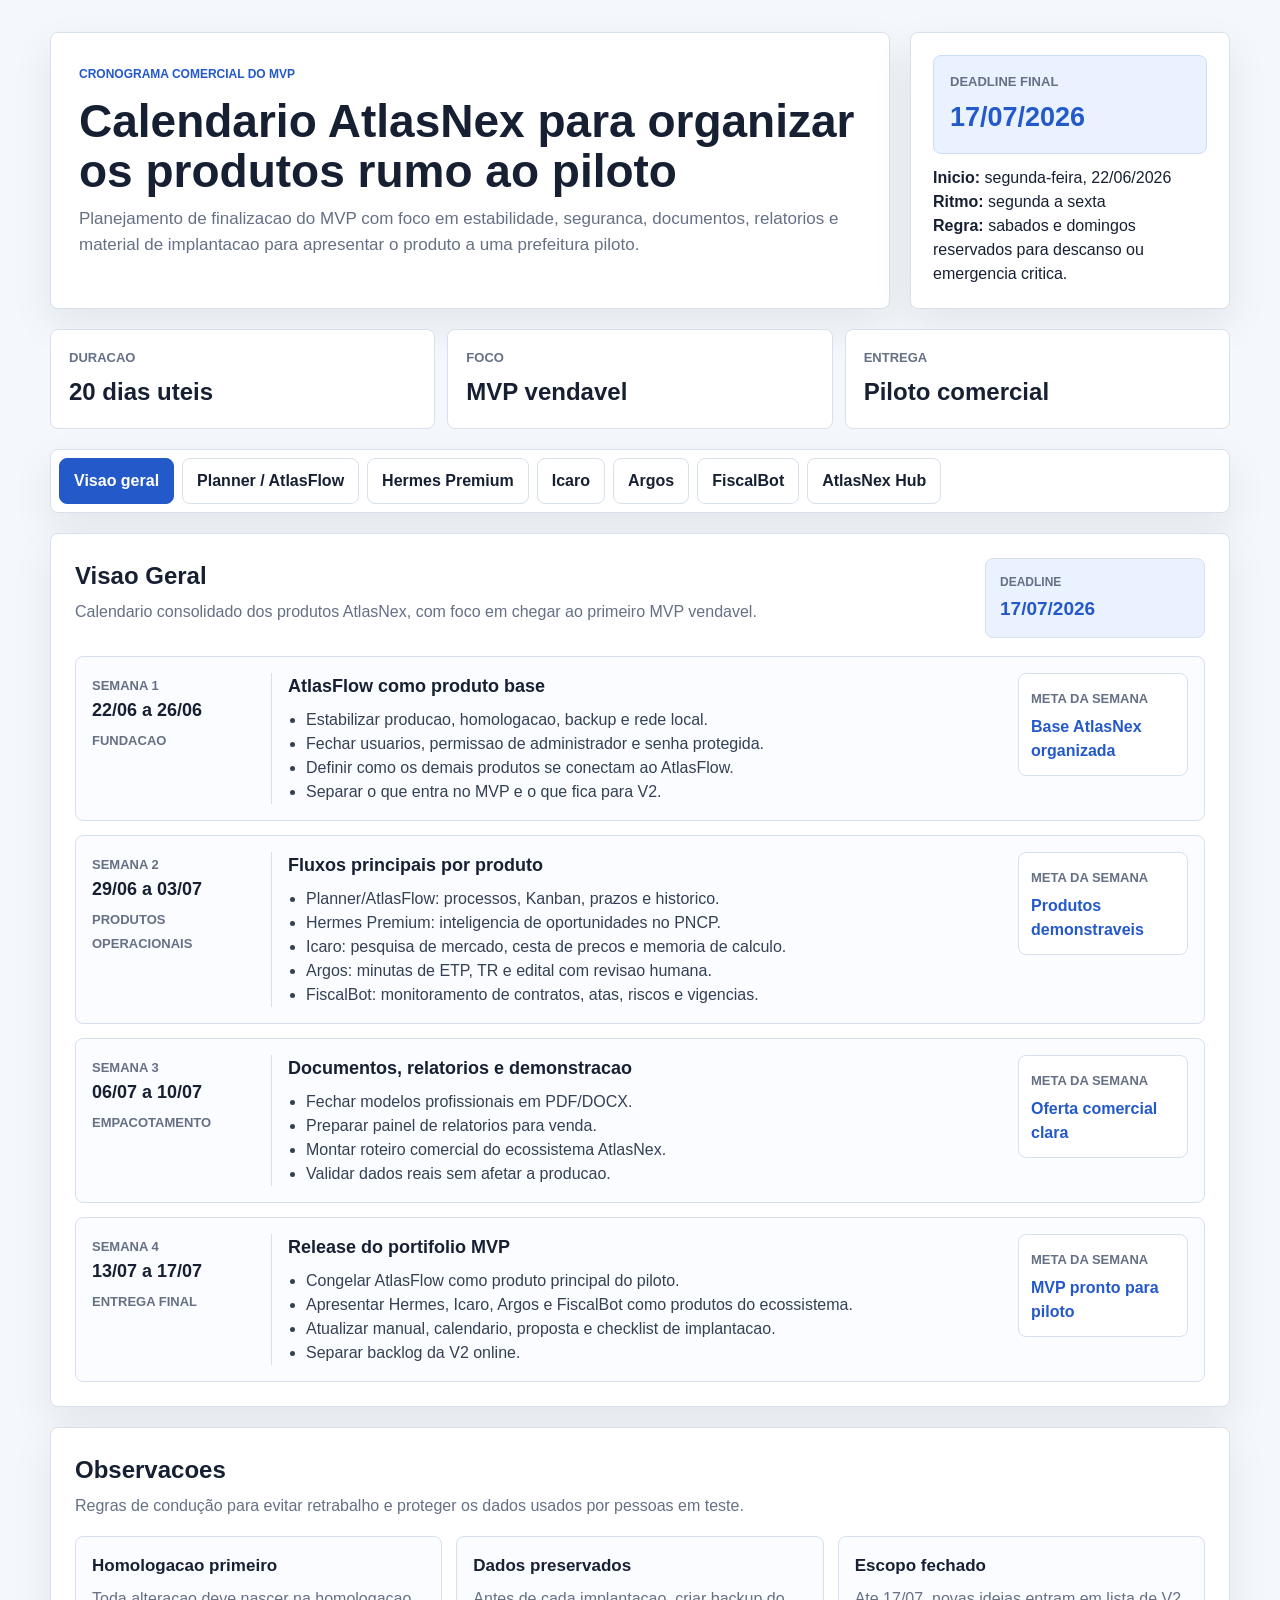
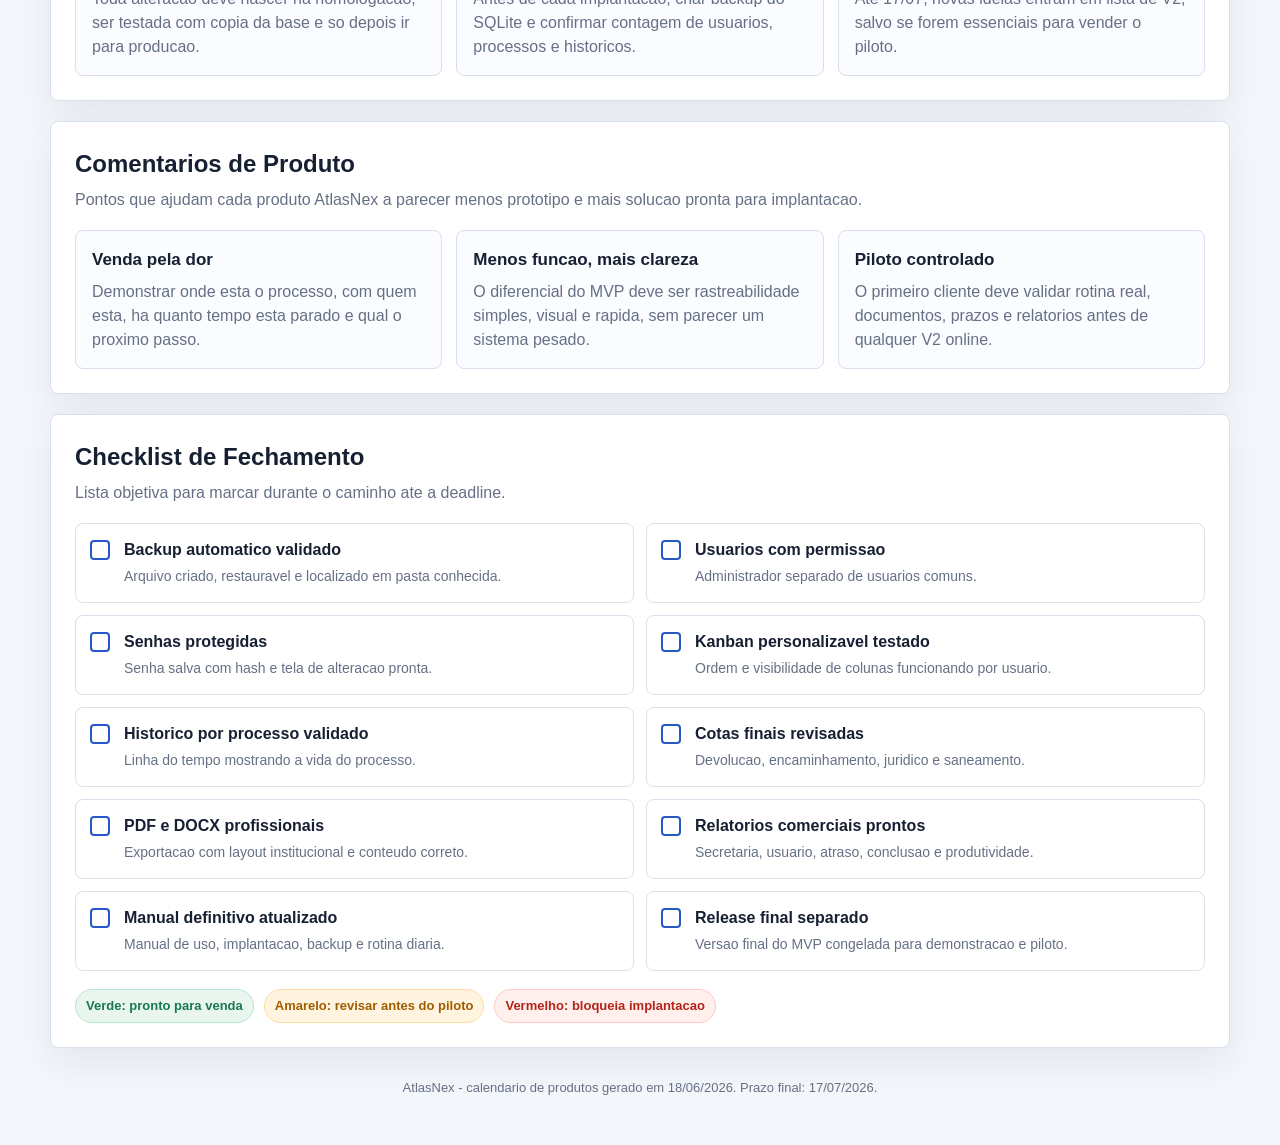
<file: calendario_mvp.html>
<!DOCTYPE html>
<html lang="pt-BR">
<head>
  <meta charset="UTF-8" />
  <meta name="viewport" content="width=device-width, initial-scale=1.0" />
  <title>AtlasFlow | Calendario do MVP</title>
  <style>
    :root {
      --bg: #f4f7fb;
      --panel: #ffffff;
      --ink: #172033;
      --muted: #667085;
      --line: #d8e0ec;
      --brand: #2459c9;
      --brand-soft: #eaf1ff;
      --success: #18794e;
      --success-soft: #e8f6ef;
      --warning: #a15c00;
      --warning-soft: #fff4df;
      --danger: #b42318;
      --danger-soft: #fff0ee;
      --shadow: 0 16px 40px rgba(23, 32, 51, 0.08);
    }

    * {
      box-sizing: border-box;
    }

    body {
      margin: 0;
      font-family: Arial, Helvetica, sans-serif;
      color: var(--ink);
      background: var(--bg);
      line-height: 1.5;
      overflow-x: hidden;
    }

    .page {
      width: min(1180px, calc(100% - 32px));
      margin: 0 auto;
      padding: 32px 0 48px;
    }

    .hero {
      display: grid;
      grid-template-columns: minmax(0, 1fr) 320px;
      gap: 20px;
      align-items: stretch;
      margin-bottom: 20px;
    }

    .hero-main,
    .hero-card,
    .panel {
      background: var(--panel);
      border: 1px solid var(--line);
      box-shadow: var(--shadow);
    }

    .hero-main {
      padding: 28px;
      border-radius: 8px;
    }

    .hero-main h1 {
      margin: 0 0 10px;
      font-size: clamp(30px, 4vw, 46px);
      line-height: 1.08;
      letter-spacing: 0;
    }

    .hero-main p {
      margin: 0;
      max-width: 780px;
      color: var(--muted);
      font-size: 17px;
    }

    .eyebrow {
      display: inline-flex;
      align-items: center;
      gap: 8px;
      margin-bottom: 14px;
      color: var(--brand);
      font-weight: 700;
      text-transform: uppercase;
      font-size: 12px;
      letter-spacing: 0;
    }

    .hero-card {
      display: grid;
      gap: 12px;
      padding: 22px;
      border-radius: 8px;
    }

    .deadline {
      padding: 16px;
      border-radius: 8px;
      background: var(--brand-soft);
      border: 1px solid #cbdcff;
    }

    .deadline span,
    .stat span {
      display: block;
      color: var(--muted);
      font-size: 13px;
      font-weight: 700;
      text-transform: uppercase;
    }

    .deadline strong {
      display: block;
      margin-top: 5px;
      font-size: 27px;
      color: var(--brand);
    }

    .stats {
      display: grid;
      grid-template-columns: repeat(3, 1fr);
      gap: 12px;
      margin-bottom: 20px;
    }

    .stat {
      padding: 18px;
      border-radius: 8px;
      background: var(--panel);
      border: 1px solid var(--line);
    }

    .stat strong {
      display: block;
      margin-top: 6px;
      font-size: 24px;
    }

    .panel {
      border-radius: 8px;
      padding: 24px;
      margin-bottom: 20px;
    }

    .panel h2 {
      margin: 0 0 6px;
      font-size: 24px;
    }

    .panel > p {
      margin: 0 0 18px;
      color: var(--muted);
    }

    .timeline {
      display: grid;
      gap: 14px;
    }

    .tabs {
      display: flex;
      gap: 8px;
      overflow-x: auto;
      padding: 8px;
      margin-bottom: 20px;
      border: 1px solid var(--line);
      border-radius: 8px;
      background: var(--panel);
      box-shadow: var(--shadow);
      -webkit-overflow-scrolling: touch;
      scrollbar-width: thin;
    }

    .tab-button {
      appearance: none;
      border: 1px solid var(--line);
      background: #ffffff;
      color: var(--ink);
      border-radius: 8px;
      padding: 10px 14px;
      font: inherit;
      font-weight: 700;
      white-space: nowrap;
      cursor: pointer;
      min-height: 44px;
    }

    .tab-button.active {
      color: #ffffff;
      border-color: var(--brand);
      background: var(--brand);
    }

    .tab-panel {
      display: none;
    }

    .tab-panel.active {
      display: block;
    }

    .project-header {
      display: grid;
      grid-template-columns: minmax(0, 1fr) 220px;
      gap: 16px;
      align-items: start;
      margin-bottom: 18px;
    }

    .project-header h2 {
      margin: 0 0 6px;
    }

    .project-header p {
      margin: 0;
      color: var(--muted);
    }

    .project-status {
      padding: 14px;
      border: 1px solid var(--line);
      border-radius: 8px;
      background: var(--brand-soft);
    }

    .project-status span {
      display: block;
      color: var(--muted);
      font-size: 12px;
      font-weight: 700;
      text-transform: uppercase;
    }

    .project-status strong {
      display: block;
      margin-top: 4px;
      color: var(--brand);
      font-size: 19px;
    }

    .week {
      display: grid;
      grid-template-columns: 180px minmax(0, 1fr) 170px;
      gap: 16px;
      padding: 16px;
      border: 1px solid var(--line);
      border-radius: 8px;
      background: #fbfcff;
    }

    .week-date {
      border-right: 1px solid var(--line);
      padding-right: 16px;
    }

    .week-date strong {
      display: block;
      font-size: 18px;
      margin-bottom: 4px;
    }

    .week-date span,
    .week-status span {
      color: var(--muted);
      font-size: 13px;
      font-weight: 700;
      text-transform: uppercase;
    }

    .week h3 {
      margin: 0 0 8px;
      font-size: 18px;
    }

    .week ul {
      margin: 0;
      padding-left: 18px;
      color: #344054;
    }

    .week-status {
      align-self: start;
      padding: 12px;
      border-radius: 8px;
      border: 1px solid var(--line);
      background: #ffffff;
    }

    .week-status strong {
      display: block;
      margin-top: 5px;
      color: var(--brand);
    }

    .notes-grid {
      display: grid;
      grid-template-columns: repeat(3, 1fr);
      gap: 14px;
    }

    .note {
      padding: 16px;
      border-radius: 8px;
      border: 1px solid var(--line);
      background: #fbfcff;
    }

    .note h3 {
      margin: 0 0 8px;
      font-size: 17px;
    }

    .note p {
      margin: 0;
      color: var(--muted);
    }

    .checklist {
      display: grid;
      grid-template-columns: repeat(2, 1fr);
      gap: 12px;
    }

    .check-item {
      display: grid;
      grid-template-columns: 24px minmax(0, 1fr);
      gap: 10px;
      align-items: start;
      padding: 14px;
      border: 1px solid var(--line);
      border-radius: 8px;
      background: #ffffff;
    }

    .box {
      width: 20px;
      height: 20px;
      border: 2px solid var(--brand);
      border-radius: 4px;
      margin-top: 2px;
      background: #ffffff;
    }

    .check-item strong {
      display: block;
      margin-bottom: 2px;
    }

    .check-item span {
      color: var(--muted);
      font-size: 14px;
    }

    .legend {
      display: flex;
      flex-wrap: wrap;
      gap: 10px;
      margin-top: 18px;
    }

    .tag {
      display: inline-flex;
      align-items: center;
      padding: 6px 10px;
      border-radius: 999px;
      font-size: 13px;
      font-weight: 700;
      border: 1px solid var(--line);
      background: #ffffff;
    }

    .tag.success {
      color: var(--success);
      background: var(--success-soft);
      border-color: #b8e5ce;
    }

    .tag.warning {
      color: var(--warning);
      background: var(--warning-soft);
      border-color: #ffdca3;
    }

    .tag.danger {
      color: var(--danger);
      background: var(--danger-soft);
      border-color: #ffc8c2;
    }

    footer {
      color: var(--muted);
      text-align: center;
      font-size: 13px;
      padding: 10px 0 0;
    }

    @media print {
      body {
        background: #ffffff;
      }

      .page {
        width: 100%;
        padding: 0;
      }

      .hero-main,
      .hero-card,
      .panel,
      .stat {
        box-shadow: none;
      }
    }

    @media (max-width: 900px) {
      .hero,
      .stats,
      .notes-grid,
      .checklist,
      .project-header {
        grid-template-columns: 1fr;
      }

      .week {
        grid-template-columns: 1fr;
      }

      .week-date {
        border-right: 0;
        border-bottom: 1px solid var(--line);
        padding: 0 0 12px;
      }
    }

    @media (max-width: 640px) {
      body {
        background: #ffffff;
      }

      .page {
        width: 100%;
        padding: 12px;
      }

      .hero {
        gap: 12px;
        margin-bottom: 12px;
      }

      .hero-main,
      .hero-card,
      .panel,
      .stat {
        box-shadow: none;
      }

      .hero-main,
      .hero-card,
      .panel {
        border-radius: 8px;
      }

      .hero-main {
        padding: 18px;
      }

      .hero-main h1 {
        font-size: 30px;
        line-height: 1.12;
      }

      .hero-main p {
        font-size: 15px;
      }

      .eyebrow {
        margin-bottom: 10px;
        font-size: 11px;
      }

      .hero-card {
        padding: 16px;
      }

      .deadline {
        padding: 14px;
      }

      .deadline strong {
        font-size: 24px;
      }

      .stats {
        gap: 10px;
        margin-bottom: 12px;
      }

      .stat {
        padding: 14px;
      }

      .stat strong {
        font-size: 22px;
      }

      .tabs {
        position: sticky;
        top: 0;
        z-index: 10;
        display: grid;
        grid-template-columns: repeat(2, minmax(0, 1fr));
        gap: 8px;
        overflow-x: visible;
        padding: 10px;
        margin: 0 -12px 12px;
        border-right: 0;
        border-left: 0;
        border-radius: 0;
      }

      .tab-button {
        width: 100%;
        min-width: 0;
        padding: 10px 8px;
        white-space: normal;
        text-align: center;
        font-size: 13px;
        line-height: 1.2;
      }

      .panel {
        padding: 16px;
        margin-bottom: 12px;
      }

      .panel h2,
      .project-header h2 {
        font-size: 21px;
      }

      .panel > p,
      .project-header p {
        font-size: 14px;
      }

      .project-header {
        gap: 12px;
        margin-bottom: 14px;
      }

      .project-status {
        padding: 12px;
      }

      .project-status strong {
        font-size: 17px;
      }

      .timeline {
        gap: 10px;
      }

      .week {
        gap: 12px;
        padding: 14px;
      }

      .week-date {
        padding-bottom: 10px;
      }

      .week-date strong {
        font-size: 17px;
      }

      .week-date span,
      .week-status span,
      .deadline span,
      .stat span {
        font-size: 11px;
      }

      .week h3 {
        font-size: 17px;
        line-height: 1.25;
      }

      .week ul {
        padding-left: 16px;
        font-size: 14px;
      }

      .week li + li {
        margin-top: 5px;
      }

      .week-status {
        padding: 10px;
      }

      .note,
      .check-item {
        padding: 13px;
      }

      .note h3 {
        font-size: 16px;
      }

      .note p,
      .check-item span {
        font-size: 14px;
      }

      .check-item {
        grid-template-columns: 22px minmax(0, 1fr);
      }

      .box {
        width: 18px;
        height: 18px;
      }

      .legend {
        gap: 8px;
      }

      .tag {
        width: 100%;
        justify-content: center;
        text-align: center;
      }

      footer {
        padding: 4px 10px 0;
      }
    }

    @media (max-width: 380px) {
      .page {
        padding: 8px;
      }

      .tabs {
        grid-template-columns: 1fr;
        margin-right: -8px;
        margin-left: -8px;
      }

      .hero-main h1 {
        font-size: 27px;
      }

      .panel,
      .hero-main,
      .hero-card {
        padding: 14px;
      }
    }
  </style>
</head>
<body>
  <main class="page">
    <section class="hero">
      <div class="hero-main">
        <span class="eyebrow">Cronograma comercial do MVP</span>
        <h1>Calendario AtlasNex para organizar os produtos rumo ao piloto</h1>
        <p>
          Planejamento de finalizacao do MVP com foco em estabilidade, seguranca, documentos,
          relatorios e material de implantacao para apresentar o produto a uma prefeitura piloto.
        </p>
      </div>
      <aside class="hero-card" aria-label="Resumo da deadline">
        <div class="deadline">
          <span>Deadline final</span>
          <strong>17/07/2026</strong>
        </div>
        <div>
          <strong>Inicio:</strong> segunda-feira, 22/06/2026<br />
          <strong>Ritmo:</strong> segunda a sexta<br />
          <strong>Regra:</strong> sabados e domingos reservados para descanso ou emergencia critica.
        </div>
      </aside>
    </section>

    <section class="stats" aria-label="Indicadores do plano">
      <article class="stat">
        <span>Duracao</span>
        <strong>20 dias uteis</strong>
      </article>
      <article class="stat">
        <span>Foco</span>
        <strong>MVP vendavel</strong>
      </article>
      <article class="stat">
        <span>Entrega</span>
        <strong>Piloto comercial</strong>
      </article>
    </section>

    <nav class="tabs" aria-label="Produtos AtlasNex no calendario">
      <button class="tab-button active" type="button" data-tab="geral">Visao geral</button>
      <button class="tab-button" type="button" data-tab="atlasflow">Planner / AtlasFlow</button>
      <button class="tab-button" type="button" data-tab="hermes">Hermes Premium</button>
      <button class="tab-button" type="button" data-tab="icaro">Icaro</button>
      <button class="tab-button" type="button" data-tab="argos">Argos</button>
      <button class="tab-button" type="button" data-tab="fiscalbot">FiscalBot</button>
      <button class="tab-button" type="button" data-tab="atlasnex">AtlasNex Hub</button>
    </nav>

    <section id="geral" class="tab-panel active">
      <section class="panel">
        <div class="project-header">
          <div>
            <h2>Visao Geral</h2>
            <p>Calendario consolidado dos produtos AtlasNex, com foco em chegar ao primeiro MVP vendavel.</p>
          </div>
          <div class="project-status">
            <span>Deadline</span>
            <strong>17/07/2026</strong>
          </div>
        </div>

        <div class="timeline">
          <article class="week">
            <div class="week-date">
              <span>Semana 1</span>
              <strong>22/06 a 26/06</strong>
              <span>Fundacao</span>
            </div>
            <div>
              <h3>AtlasFlow como produto base</h3>
              <ul>
                <li>Estabilizar producao, homologacao, backup e rede local.</li>
                <li>Fechar usuarios, permissao de administrador e senha protegida.</li>
                <li>Definir como os demais produtos se conectam ao AtlasFlow.</li>
                <li>Separar o que entra no MVP e o que fica para V2.</li>
              </ul>
            </div>
            <div class="week-status">
              <span>Meta da semana</span>
              <strong>Base AtlasNex organizada</strong>
            </div>
          </article>

          <article class="week">
            <div class="week-date">
              <span>Semana 2</span>
              <strong>29/06 a 03/07</strong>
              <span>Produtos operacionais</span>
            </div>
            <div>
              <h3>Fluxos principais por produto</h3>
              <ul>
                <li>Planner/AtlasFlow: processos, Kanban, prazos e historico.</li>
                <li>Hermes Premium: inteligencia de oportunidades no PNCP.</li>
                <li>Icaro: pesquisa de mercado, cesta de precos e memoria de calculo.</li>
                <li>Argos: minutas de ETP, TR e edital com revisao humana.</li>
                <li>FiscalBot: monitoramento de contratos, atas, riscos e vigencias.</li>
              </ul>
            </div>
            <div class="week-status">
              <span>Meta da semana</span>
              <strong>Produtos demonstraveis</strong>
            </div>
          </article>

          <article class="week">
            <div class="week-date">
              <span>Semana 3</span>
              <strong>06/07 a 10/07</strong>
              <span>Empacotamento</span>
            </div>
            <div>
              <h3>Documentos, relatorios e demonstracao</h3>
              <ul>
                <li>Fechar modelos profissionais em PDF/DOCX.</li>
                <li>Preparar painel de relatorios para venda.</li>
                <li>Montar roteiro comercial do ecossistema AtlasNex.</li>
                <li>Validar dados reais sem afetar a producao.</li>
              </ul>
            </div>
            <div class="week-status">
              <span>Meta da semana</span>
              <strong>Oferta comercial clara</strong>
            </div>
          </article>

          <article class="week">
            <div class="week-date">
              <span>Semana 4</span>
              <strong>13/07 a 17/07</strong>
              <span>Entrega final</span>
            </div>
            <div>
              <h3>Release do portifolio MVP</h3>
              <ul>
                <li>Congelar AtlasFlow como produto principal do piloto.</li>
                <li>Apresentar Hermes, Icaro, Argos e FiscalBot como produtos do ecossistema.</li>
                <li>Atualizar manual, calendario, proposta e checklist de implantacao.</li>
                <li>Separar backlog da V2 online.</li>
              </ul>
            </div>
            <div class="week-status">
              <span>Meta da semana</span>
              <strong>MVP pronto para piloto</strong>
            </div>
          </article>
        </div>
      </section>
    </section>

    <section id="atlasflow" class="tab-panel">
      <section class="panel">
        <div class="project-header">
          <div>
            <h2>Produto: Planner / AtlasFlow</h2>
            <p>Produto principal para acompanhamento da vida dos processos administrativos.</p>
          </div>
          <div class="project-status">
            <span>Entrega</span>
            <strong>Operacao pronta</strong>
          </div>
        </div>
        <div class="timeline">
          <article class="week"><div class="week-date"><span>Semana 1</span><strong>22/06 a 26/06</strong><span>Fundacao</span></div><div><h3>Fechar estabilidade do produto</h3><ul><li>Revisar cadastro, edicao, exclusao e movimentacao.</li><li>Validar dados reais importados e preservados.</li><li>Corrigir mensagens, campos obrigatorios e comportamento de refresh.</li></ul></div><div class="week-status"><span>Saida</span><strong>Produto confiavel</strong></div></article>
          <article class="week"><div class="week-date"><span>Semana 2</span><strong>29/06 a 03/07</strong><span>Fluxo</span></div><div><h3>Refinar Kanban e lista de processos</h3><ul><li>Testar personalizacao de colunas.</li><li>Garantir limite visual e rolagem do Kanban.</li><li>Conferir historico por processo e filtros.</li></ul></div><div class="week-status"><span>Saida</span><strong>Uso diario fluido</strong></div></article>
          <article class="week"><div class="week-date"><span>Semana 3</span><strong>06/07 a 10/07</strong><span>Acabamento</span></div><div><h3>Polir experiencia de demonstracao</h3><ul><li>Revisar textos, nomes e consistencia visual.</li><li>Preparar massa de dados limpa para demo.</li><li>Validar acessibilidade basica e visual em tela menor.</li></ul></div><div class="week-status"><span>Saida</span><strong>Demonstração segura</strong></div></article>
          <article class="week"><div class="week-date"><span>Semana 4</span><strong>13/07 a 17/07</strong><span>Release</span></div><div><h3>Congelar MVP</h3><ul><li>Testar fluxo completo do usuario.</li><li>Criar backup final e versao marcada.</li><li>Separar lista de melhorias para V2.</li></ul></div><div class="week-status"><span>Saida</span><strong>MVP fechado</strong></div></article>
        </div>
      </section>
    </section>

    <section id="hermes" class="tab-panel">
      <section class="panel">
        <div class="project-header">
          <div>
            <h2>Produto: Hermes Premium</h2>
            <p>Robo de inteligencia comercial para coletar oportunidades no PNCP, filtrar relevancia e gerar relatorios para prospeccao.</p>
          </div>
          <div class="project-status">
            <span>Entrega</span>
            <strong>Oportunidades PNCP</strong>
          </div>
        </div>
        <div class="timeline">
          <article class="week"><div class="week-date"><span>Semana 1</span><strong>22/06 a 26/06</strong><span>Diagnostico</span></div><div><h3>Conferir estado do Hermes</h3><ul><li>Validar coleta PNCP e filtros por palavras-chave.</li><li>Conferir relatorio Excel e campos comerciais.</li><li>Revisar documentacao de instalacao e demo.</li></ul></div><div class="week-status"><span>Saida</span><strong>Base revisada</strong></div></article>
          <article class="week"><div class="week-date"><span>Semana 2</span><strong>29/06 a 03/07</strong><span>Produto</span></div><div><h3>Polir uso comercial</h3><ul><li>Melhorar classificacao de relevancia.</li><li>Padronizar resumo, risco e acao sugerida.</li><li>Separar perfis de busca por segmento.</li></ul></div><div class="week-status"><span>Saida</span><strong>Relatorio vendavel</strong></div></article>
          <article class="week"><div class="week-date"><span>Semana 3</span><strong>06/07 a 10/07</strong><span>Demo</span></div><div><h3>Preparar demonstracao assistida</h3><ul><li>Gerar massa de oportunidades exemplo.</li><li>Montar roteiro de prospeccao.</li><li>Validar abertura em maquina limpa.</li></ul></div><div class="week-status"><span>Saida</span><strong>Demo pronta</strong></div></article>
          <article class="week"><div class="week-date"><span>Semana 4</span><strong>13/07 a 17/07</strong><span>Oferta</span></div><div><h3>Fechar pacote Hermes Premium</h3><ul><li>Definir plano comercial e limites de uso.</li><li>Atualizar manual de usuario.</li><li>Colocar Hermes como produto de inteligencia comercial AtlasNex.</li></ul></div><div class="week-status"><span>Saida</span><strong>Hermes apresentavel</strong></div></article>
        </div>
      </section>
    </section>

    <section id="icaro" class="tab-panel">
      <section class="panel">
        <div class="project-header">
          <div>
            <h2>Produto: Icaro</h2>
            <p>Ferramenta de pesquisa de mercado e formacao de cesta de precos com rastreabilidade por item, fonte e memoria de calculo.</p>
          </div>
          <div class="project-status">
            <span>Entrega</span>
            <strong>Pesquisa de precos</strong>
          </div>
        </div>
        <div class="timeline">
          <article class="week"><div class="week-date"><span>Semana 1</span><strong>22/06 a 26/06</strong><span>Base</span></div><div><h3>Validar jornada de itens</h3><ul><li>Cadastro individual e importacao por linhas.</li><li>Termos de busca por item.</li><li>Vinculo entre item, fonte, valor e origem.</li></ul></div><div class="week-status"><span>Saida</span><strong>Cesta estruturada</strong></div></article>
          <article class="week"><div class="week-date"><span>Semana 2</span><strong>29/06 a 03/07</strong><span>Calculo</span></div><div><h3>Refinar pesquisa e memoria</h3><ul><li>Busca PNCP por termo, periodo, UF e modalidade.</li><li>Media, mediana e tratamento de outliers.</li><li>Checklist administrativo por item.</li></ul></div><div class="week-status"><span>Saida</span><strong>Memoria confiavel</strong></div></article>
          <article class="week"><div class="week-date"><span>Semana 3</span><strong>06/07 a 10/07</strong><span>Relatorio</span></div><div><h3>Fechar entregaveis</h3><ul><li>Relatorio administrativo em HTML, DOCX e XLSX.</li><li>Quadro comparativo e comparabilidade.</li><li>Exemplo com cesta realista.</li></ul></div><div class="week-status"><span>Saida</span><strong>Relatorio pronto</strong></div></article>
          <article class="week"><div class="week-date"><span>Semana 4</span><strong>13/07 a 17/07</strong><span>GovLab</span></div><div><h3>Empacotar Icaro GovLab</h3><ul><li>Revisar landing, login e area de trabalho.</li><li>Atualizar plano de produto.</li><li>Posicionar como produto de pesquisa de precos AtlasNex.</li></ul></div><div class="week-status"><span>Saida</span><strong>Icaro vendavel</strong></div></article>
        </div>
      </section>
    </section>

    <section id="argos" class="tab-panel">
      <section class="panel">
        <div class="project-header">
          <div>
            <h2>Produto: Argos</h2>
            <p>Produto AtlasNex para elaboracao inicial de documentos de contratacao, como ETP, TR e edital, com apoio de IA e revisao humana.</p>
          </div>
          <div class="project-status">
            <span>Entrega</span>
            <strong>Minutas inteligentes</strong>
          </div>
        </div>
        <div class="timeline">
          <article class="week"><div class="week-date"><span>Semana 1</span><strong>22/06 a 26/06</strong><span>Processo</span></div><div><h3>Revisar cadastro e estrutura</h3><ul><li>Cadastro de processo licitatorio.</li><li>Itens, quantidades e justificativas.</li><li>Status: rascunho, gerado e revisado.</li></ul></div><div class="week-status"><span>Saida</span><strong>Entrada organizada</strong></div></article>
          <article class="week"><div class="week-date"><span>Semana 2</span><strong>29/06 a 03/07</strong><span>IA</span></div><div><h3>Validar geracao de minutas</h3><ul><li>ETP com base na Lei 14.133/2021.</li><li>Termo de Referencia.</li><li>Minuta de edital e prompt estruturado.</li></ul></div><div class="week-status"><span>Saida</span><strong>Minutas geradas</strong></div></article>
          <article class="week"><div class="week-date"><span>Semana 3</span><strong>06/07 a 10/07</strong><span>Revisao</span></div><div><h3>Polir revisao humana</h3><ul><li>Editor simples no navegador.</li><li>Salvamento de alteracoes.</li><li>Copia de texto e exportacao DOCX.</li></ul></div><div class="week-status"><span>Saida</span><strong>Revisao fluida</strong></div></article>
          <article class="week"><div class="week-date"><span>Semana 4</span><strong>13/07 a 17/07</strong><span>Venda</span></div><div><h3>Fechar demonstracao Argos</h3><ul><li>Revisar aviso de validacao humana.</li><li>Preparar exemplo completo.</li><li>Posicionar como produto premium de fase preparatoria.</li></ul></div><div class="week-status"><span>Saida</span><strong>Argos pronto para demo</strong></div></article>
        </div>
      </section>
    </section>

    <section id="fiscalbot" class="tab-panel">
      <section class="panel">
        <div class="project-header">
          <div>
            <h2>Produto: FiscalBot</h2>
            <p>Plataforma de inteligencia analitica e monitoramento estrategico para contratos, atas, fornecedores, vigencias, valores e riscos.</p>
          </div>
          <div class="project-status">
            <span>Entrega</span>
            <strong>Monitoramento publico</strong>
          </div>
        </div>
        <div class="timeline">
          <article class="week"><div class="week-date"><span>Semana 1</span><strong>22/06 a 26/06</strong><span>Ambiente</span></div><div><h3>Validar stack de operacao</h3><ul><li>Docker, Postgres, Redis, API e frontend.</li><li>Seed de usuarios e perfis.</li><li>Fluxo de inicializacao e parada.</li></ul></div><div class="week-status"><span>Saida</span><strong>Ambiente sobe</strong></div></article>
          <article class="week"><div class="week-date"><span>Semana 2</span><strong>29/06 a 03/07</strong><span>Contratos</span></div><div><h3>Revisar nucleo funcional</h3><ul><li>Contratos, atas e fornecedores.</li><li>Vigencias, valores e responsaveis.</li><li>Perfis admin, gestor, fiscal e auditor.</li></ul></div><div class="week-status"><span>Saida</span><strong>Monitoramento funcional</strong></div></article>
          <article class="week"><div class="week-date"><span>Semana 3</span><strong>06/07 a 10/07</strong><span>Riscos</span></div><div><h3>Fortalecer vigilancia inteligente</h3><ul><li>Sinais de inconformidade.</li><li>Alertas de vencimento e vigencia.</li><li>Trilha de auditoria e leitura ampla.</li></ul></div><div class="week-status"><span>Saida</span><strong>Risco visivel</strong></div></article>
          <article class="week"><div class="week-date"><span>Semana 4</span><strong>13/07 a 17/07</strong><span>Oferta</span></div><div><h3>Preparar FiscalBot para apresentacao</h3><ul><li>Dados de demonstracao.</li><li>Roteiro por perfil de usuario.</li><li>Posicionamento como produto de controle e fiscalizacao.</li></ul></div><div class="week-status"><span>Saida</span><strong>FiscalBot demonstravel</strong></div></article>
        </div>
      </section>
    </section>

    <section id="atlasnex" class="tab-panel">
      <section class="panel">
        <div class="project-header">
          <div>
            <h2>Produto: AtlasNex Hub</h2>
            <p>Camada institucional e comercial que organiza o ecossistema, proposta, pilotos e proximas versoes.</p>
          </div>
          <div class="project-status">
            <span>Entrega</span>
            <strong>Portfolio vendavel</strong>
          </div>
        </div>
        <div class="timeline">
          <article class="week"><div class="week-date"><span>Semana 1</span><strong>22/06 a 26/06</strong><span>Marca</span></div><div><h3>Organizar arquitetura do portfolio</h3><ul><li>Definir AtlasNex como marca guarda-chuva.</li><li>Posicionar AtlasFlow como primeiro produto.</li><li>Nomear produtos satelites e suas promessas.</li></ul></div><div class="week-status"><span>Saida</span><strong>Portfolio coerente</strong></div></article>
          <article class="week"><div class="week-date"><span>Semana 2</span><strong>29/06 a 03/07</strong><span>Comercial</span></div><div><h3>Montar roteiro de venda</h3><ul><li>Demo de 15 minutos.</li><li>Problemas resolvidos por produto.</li><li>Planos Starter, Equipe e Prefeitura.</li></ul></div><div class="week-status"><span>Saida</span><strong>Narrativa pronta</strong></div></article>
          <article class="week"><div class="week-date"><span>Semana 3</span><strong>06/07 a 10/07</strong><span>Piloto</span></div><div><h3>Definir oferta piloto</h3><ul><li>Escopo do piloto em prefeitura pequena.</li><li>Checklist de implantacao.</li><li>Rotina de suporte, backup e treinamento.</li></ul></div><div class="week-status"><span>Saida</span><strong>Piloto formatado</strong></div></article>
          <article class="week"><div class="week-date"><span>Semana 4</span><strong>13/07 a 17/07</strong><span>Release</span></div><div><h3>Fechar pacote AtlasNex</h3><ul><li>Manual, calendario, proposta e apresentacao.</li><li>Backlog V2 online e SaaS.</li><li>Versao final congelada para venda.</li></ul></div><div class="week-status"><span>Saida</span><strong>AtlasNex pronto para piloto</strong></div></article>
        </div>
      </section>
    </section>

    <section class="panel">
      <h2>Observacoes</h2>
      <p>Regras de condução para evitar retrabalho e proteger os dados usados por pessoas em teste.</p>
      <div class="notes-grid">
        <article class="note">
          <h3>Homologacao primeiro</h3>
          <p>Toda alteracao deve nascer na homologacao, ser testada com copia da base e so depois ir para producao.</p>
        </article>
        <article class="note">
          <h3>Dados preservados</h3>
          <p>Antes de cada implantacao, criar backup do SQLite e confirmar contagem de usuarios, processos e historicos.</p>
        </article>
        <article class="note">
          <h3>Escopo fechado</h3>
          <p>Ate 17/07, novas ideias entram em lista de V2, salvo se forem essenciais para vender o piloto.</p>
        </article>
      </div>
    </section>

    <section class="panel">
      <h2>Comentarios de Produto</h2>
      <p>Pontos que ajudam cada produto AtlasNex a parecer menos prototipo e mais solucao pronta para implantacao.</p>
      <div class="notes-grid">
        <article class="note">
          <h3>Venda pela dor</h3>
          <p>Demonstrar onde esta o processo, com quem esta, ha quanto tempo esta parado e qual o proximo passo.</p>
        </article>
        <article class="note">
          <h3>Menos funcao, mais clareza</h3>
          <p>O diferencial do MVP deve ser rastreabilidade simples, visual e rapida, sem parecer um sistema pesado.</p>
        </article>
        <article class="note">
          <h3>Piloto controlado</h3>
          <p>O primeiro cliente deve validar rotina real, documentos, prazos e relatorios antes de qualquer V2 online.</p>
        </article>
      </div>
    </section>

    <section class="panel">
      <h2>Checklist de Fechamento</h2>
      <p>Lista objetiva para marcar durante o caminho ate a deadline.</p>
      <div class="checklist">
        <div class="check-item">
          <span class="box" aria-hidden="true"></span>
          <div>
            <strong>Backup automatico validado</strong>
            <span>Arquivo criado, restauravel e localizado em pasta conhecida.</span>
          </div>
        </div>
        <div class="check-item">
          <span class="box" aria-hidden="true"></span>
          <div>
            <strong>Usuarios com permissao</strong>
            <span>Administrador separado de usuarios comuns.</span>
          </div>
        </div>
        <div class="check-item">
          <span class="box" aria-hidden="true"></span>
          <div>
            <strong>Senhas protegidas</strong>
            <span>Senha salva com hash e tela de alteracao pronta.</span>
          </div>
        </div>
        <div class="check-item">
          <span class="box" aria-hidden="true"></span>
          <div>
            <strong>Kanban personalizavel testado</strong>
            <span>Ordem e visibilidade de colunas funcionando por usuario.</span>
          </div>
        </div>
        <div class="check-item">
          <span class="box" aria-hidden="true"></span>
          <div>
            <strong>Historico por processo validado</strong>
            <span>Linha do tempo mostrando a vida do processo.</span>
          </div>
        </div>
        <div class="check-item">
          <span class="box" aria-hidden="true"></span>
          <div>
            <strong>Cotas finais revisadas</strong>
            <span>Devolucao, encaminhamento, juridico e saneamento.</span>
          </div>
        </div>
        <div class="check-item">
          <span class="box" aria-hidden="true"></span>
          <div>
            <strong>PDF e DOCX profissionais</strong>
            <span>Exportacao com layout institucional e conteudo correto.</span>
          </div>
        </div>
        <div class="check-item">
          <span class="box" aria-hidden="true"></span>
          <div>
            <strong>Relatorios comerciais prontos</strong>
            <span>Secretaria, usuario, atraso, conclusao e produtividade.</span>
          </div>
        </div>
        <div class="check-item">
          <span class="box" aria-hidden="true"></span>
          <div>
            <strong>Manual definitivo atualizado</strong>
            <span>Manual de uso, implantacao, backup e rotina diaria.</span>
          </div>
        </div>
        <div class="check-item">
          <span class="box" aria-hidden="true"></span>
          <div>
            <strong>Release final separado</strong>
            <span>Versao final do MVP congelada para demonstracao e piloto.</span>
          </div>
        </div>
      </div>

      <div class="legend">
        <span class="tag success">Verde: pronto para venda</span>
        <span class="tag warning">Amarelo: revisar antes do piloto</span>
        <span class="tag danger">Vermelho: bloqueia implantacao</span>
      </div>
    </section>

    <footer>
      AtlasNex - calendario de produtos gerado em 18/06/2026. Prazo final: 17/07/2026.
    </footer>
  </main>
  <script>
    const tabButtons = document.querySelectorAll(".tab-button");
    const tabPanels = document.querySelectorAll(".tab-panel");

    tabButtons.forEach((button) => {
      button.addEventListener("click", () => {
        const target = button.dataset.tab;

        tabButtons.forEach((item) => {
          item.classList.toggle("active", item === button);
        });

        tabPanels.forEach((panel) => {
          panel.classList.toggle("active", panel.id === target);
        });
      });
    });
  </script>
</body>
</html>
</file>
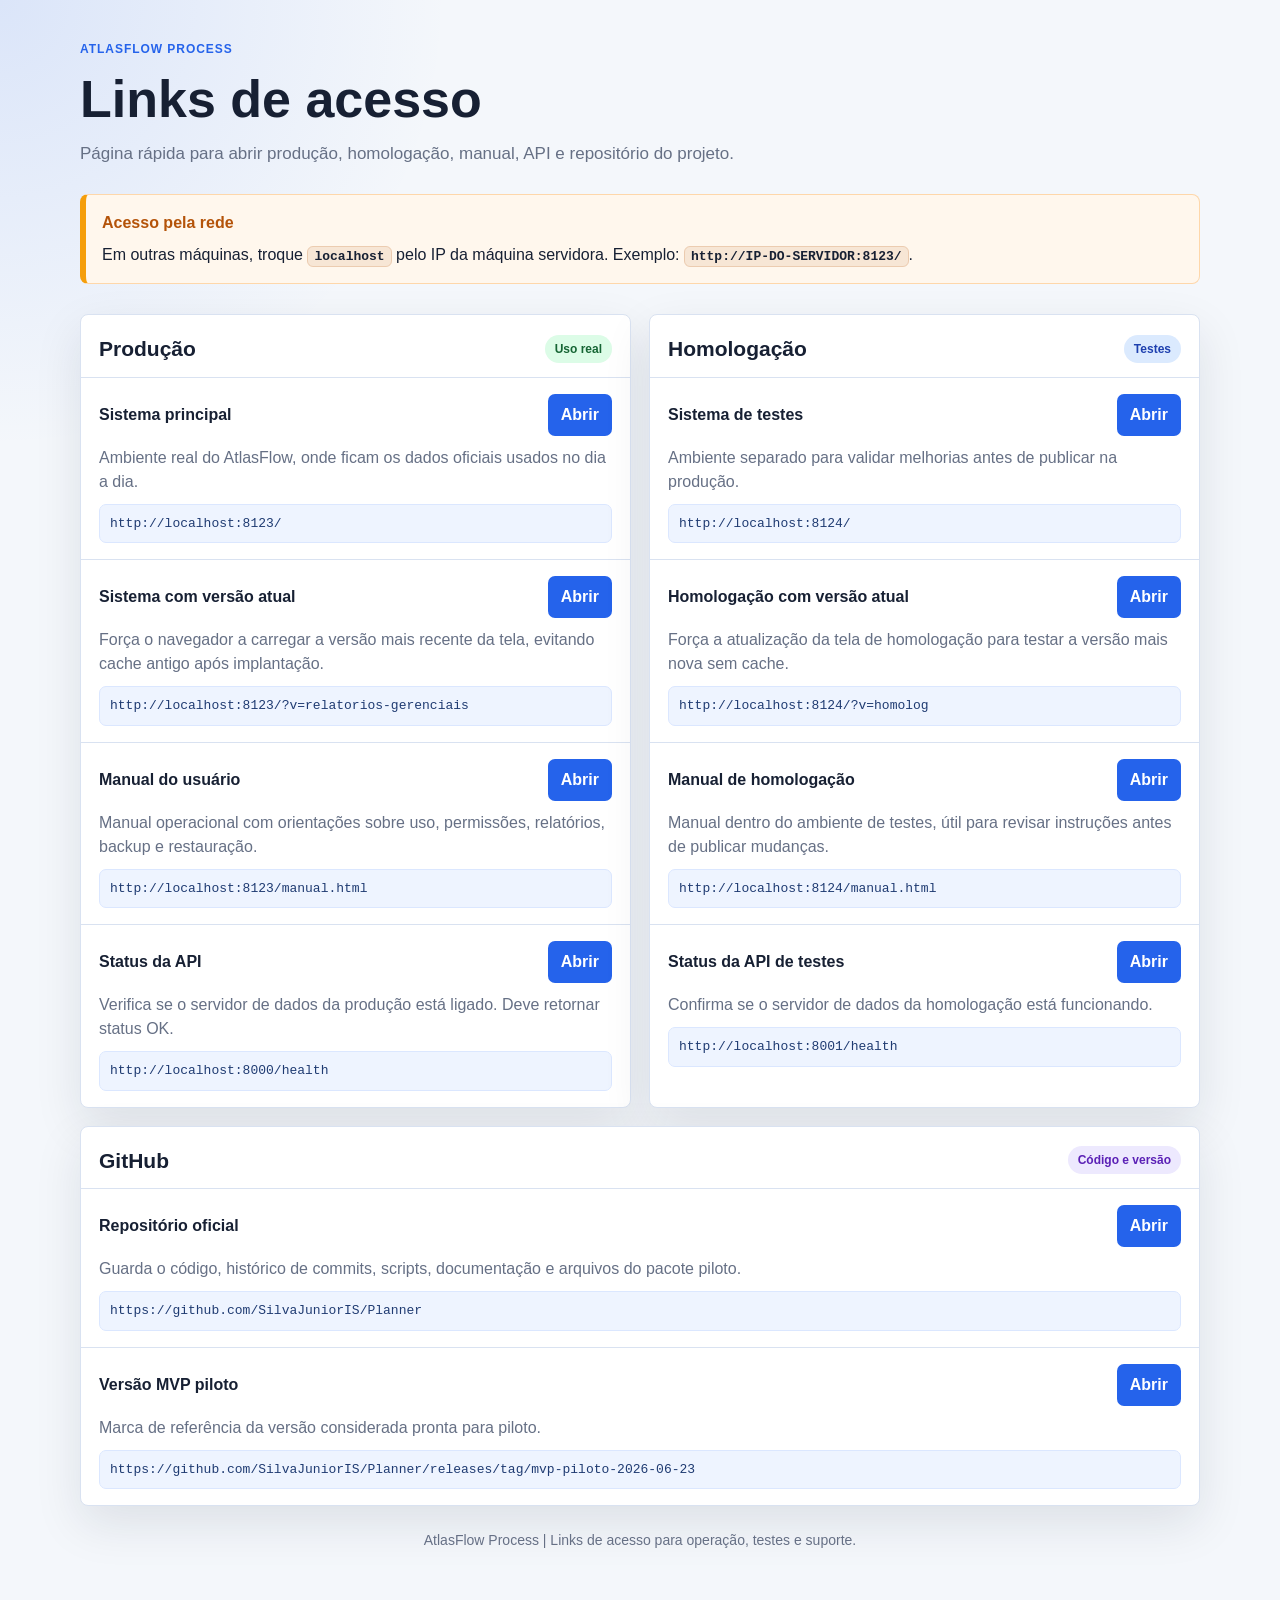
<file: links_acesso.html>
<!doctype html>
<html lang="pt-BR">
<head>
  <meta charset="utf-8">
  <meta name="viewport" content="width=device-width, initial-scale=1">
  <title>Links de Acesso | AtlasFlow</title>
  <style>
    :root {
      color-scheme: light;
      --bg: #f4f7fb;
      --surface: #ffffff;
      --surface-soft: #eef4ff;
      --text: #172033;
      --muted: #667085;
      --line: #d9e2f1;
      --blue: #2563eb;
      --blue-dark: #1d4ed8;
      --green: #13865f;
      --amber: #b45309;
      --shadow: 0 18px 48px rgba(23, 32, 51, .10);
      font-family: Inter, "Segoe UI", Arial, sans-serif;
    }

    * {
      box-sizing: border-box;
    }

    body {
      margin: 0;
      background:
        radial-gradient(circle at top left, rgba(37, 99, 235, .12), transparent 28rem),
        var(--bg);
      color: var(--text);
      line-height: 1.5;
    }

    main {
      width: min(1120px, calc(100% - 32px));
      margin: 0 auto;
      padding: 40px 0;
    }

    header {
      display: grid;
      gap: 14px;
      margin-bottom: 28px;
    }

    .eyebrow {
      color: var(--blue);
      font-weight: 800;
      letter-spacing: .08em;
      text-transform: uppercase;
      font-size: 12px;
    }

    h1 {
      margin: 0;
      font-size: clamp(30px, 5vw, 52px);
      line-height: 1.05;
      letter-spacing: 0;
    }

    .lead {
      margin: 0;
      color: var(--muted);
      max-width: 780px;
      font-size: 17px;
    }

    .notice {
      display: grid;
      gap: 8px;
      background: #fff7ed;
      border: 1px solid #fed7aa;
      border-left: 6px solid #f59e0b;
      border-radius: 8px;
      padding: 16px;
      margin: 22px 0 30px;
    }

    .notice strong {
      color: var(--amber);
    }

    .notice code {
      background: rgba(180, 83, 9, .10);
      border: 1px solid rgba(180, 83, 9, .18);
      border-radius: 6px;
      padding: 2px 6px;
      font-weight: 700;
    }

    .grid {
      display: grid;
      grid-template-columns: repeat(2, minmax(0, 1fr));
      gap: 18px;
    }

    section {
      background: var(--surface);
      border: 1px solid var(--line);
      border-radius: 8px;
      box-shadow: var(--shadow);
      overflow: hidden;
    }

    .section-head {
      display: flex;
      align-items: center;
      justify-content: space-between;
      gap: 12px;
      padding: 18px 18px 12px;
      border-bottom: 1px solid var(--line);
    }

    h2 {
      margin: 0;
      font-size: 21px;
    }

    .badge {
      border-radius: 999px;
      padding: 5px 10px;
      font-size: 12px;
      font-weight: 800;
      white-space: nowrap;
    }

    .badge.prod {
      background: #dcfce7;
      color: #166534;
    }

    .badge.homolog {
      background: #dbeafe;
      color: #1e40af;
    }

    .badge.git {
      background: #ede9fe;
      color: #5b21b6;
    }

    .links {
      display: grid;
      gap: 0;
    }

    .link-item {
      display: grid;
      gap: 10px;
      padding: 16px 18px;
      border-bottom: 1px solid var(--line);
    }

    .link-item:last-child {
      border-bottom: 0;
    }

    .link-top {
      display: flex;
      align-items: center;
      justify-content: space-between;
      gap: 12px;
    }

    .link-title {
      font-weight: 850;
      font-size: 16px;
    }

    a.button {
      display: inline-flex;
      align-items: center;
      justify-content: center;
      min-height: 38px;
      padding: 9px 13px;
      border-radius: 7px;
      background: var(--blue);
      color: #fff;
      text-decoration: none;
      font-weight: 800;
      white-space: nowrap;
    }

    a.button:hover {
      background: var(--blue-dark);
    }

    .description {
      color: var(--muted);
      margin: 0;
    }

    .url {
      display: block;
      width: 100%;
      overflow-wrap: anywhere;
      background: var(--surface-soft);
      border: 1px solid #dbe7ff;
      border-radius: 7px;
      padding: 9px 10px;
      color: #1f3b72;
      font-family: Consolas, "Courier New", monospace;
      font-size: 13px;
    }

    .wide {
      grid-column: 1 / -1;
    }

    .footer {
      margin-top: 24px;
      color: var(--muted);
      font-size: 14px;
      text-align: center;
    }

    @media (max-width: 820px) {
      main {
        width: min(100% - 20px, 1120px);
        padding: 24px 0;
      }

      .grid {
        grid-template-columns: 1fr;
      }

      .section-head,
      .link-top {
        align-items: flex-start;
        flex-direction: column;
      }

      a.button {
        width: 100%;
      }
    }
  </style>
</head>
<body>
  <main>
    <header>
      <div class="eyebrow">AtlasFlow Process</div>
      <h1>Links de acesso</h1>
      <p class="lead">Página rápida para abrir produção, homologação, manual, API e repositório do projeto.</p>
    </header>

    <div class="notice">
      <strong>Acesso pela rede</strong>
      <span>Em outras máquinas, troque <code>localhost</code> pelo IP da máquina servidora. Exemplo: <code>http://IP-DO-SERVIDOR:8123/</code>.</span>
    </div>

    <div class="grid">
      <section>
        <div class="section-head">
          <h2>Produção</h2>
          <span class="badge prod">Uso real</span>
        </div>
        <div class="links">
          <article class="link-item">
            <div class="link-top">
              <span class="link-title">Sistema principal</span>
              <a class="button" href="http://localhost:8123/">Abrir</a>
            </div>
            <p class="description">Ambiente real do AtlasFlow, onde ficam os dados oficiais usados no dia a dia.</p>
            <code class="url">http://localhost:8123/</code>
          </article>

          <article class="link-item">
            <div class="link-top">
              <span class="link-title">Sistema com versão atual</span>
              <a class="button" href="http://localhost:8123/?v=relatorios-gerenciais">Abrir</a>
            </div>
            <p class="description">Força o navegador a carregar a versão mais recente da tela, evitando cache antigo após implantação.</p>
            <code class="url">http://localhost:8123/?v=relatorios-gerenciais</code>
          </article>

          <article class="link-item">
            <div class="link-top">
              <span class="link-title">Manual do usuário</span>
              <a class="button" href="http://localhost:8123/manual.html">Abrir</a>
            </div>
            <p class="description">Manual operacional com orientações sobre uso, permissões, relatórios, backup e restauração.</p>
            <code class="url">http://localhost:8123/manual.html</code>
          </article>

          <article class="link-item">
            <div class="link-top">
              <span class="link-title">Status da API</span>
              <a class="button" href="http://localhost:8000/health">Abrir</a>
            </div>
            <p class="description">Verifica se o servidor de dados da produção está ligado. Deve retornar status OK.</p>
            <code class="url">http://localhost:8000/health</code>
          </article>
        </div>
      </section>

      <section>
        <div class="section-head">
          <h2>Homologação</h2>
          <span class="badge homolog">Testes</span>
        </div>
        <div class="links">
          <article class="link-item">
            <div class="link-top">
              <span class="link-title">Sistema de testes</span>
              <a class="button" href="http://localhost:8124/">Abrir</a>
            </div>
            <p class="description">Ambiente separado para validar melhorias antes de publicar na produção.</p>
            <code class="url">http://localhost:8124/</code>
          </article>

          <article class="link-item">
            <div class="link-top">
              <span class="link-title">Homologação com versão atual</span>
              <a class="button" href="http://localhost:8124/?v=homolog">Abrir</a>
            </div>
            <p class="description">Força a atualização da tela de homologação para testar a versão mais nova sem cache.</p>
            <code class="url">http://localhost:8124/?v=homolog</code>
          </article>

          <article class="link-item">
            <div class="link-top">
              <span class="link-title">Manual de homologação</span>
              <a class="button" href="http://localhost:8124/manual.html">Abrir</a>
            </div>
            <p class="description">Manual dentro do ambiente de testes, útil para revisar instruções antes de publicar mudanças.</p>
            <code class="url">http://localhost:8124/manual.html</code>
          </article>

          <article class="link-item">
            <div class="link-top">
              <span class="link-title">Status da API de testes</span>
              <a class="button" href="http://localhost:8001/health">Abrir</a>
            </div>
            <p class="description">Confirma se o servidor de dados da homologação está funcionando.</p>
            <code class="url">http://localhost:8001/health</code>
          </article>
        </div>
      </section>

      <section class="wide">
        <div class="section-head">
          <h2>GitHub</h2>
          <span class="badge git">Código e versão</span>
        </div>
        <div class="links">
          <article class="link-item">
            <div class="link-top">
              <span class="link-title">Repositório oficial</span>
              <a class="button" href="https://github.com/SilvaJuniorIS/Planner">Abrir</a>
            </div>
            <p class="description">Guarda o código, histórico de commits, scripts, documentação e arquivos do pacote piloto.</p>
            <code class="url">https://github.com/SilvaJuniorIS/Planner</code>
          </article>

          <article class="link-item">
            <div class="link-top">
              <span class="link-title">Versão MVP piloto</span>
              <a class="button" href="https://github.com/SilvaJuniorIS/Planner/releases/tag/mvp-piloto-2026-06-23">Abrir</a>
            </div>
            <p class="description">Marca de referência da versão considerada pronta para piloto.</p>
            <code class="url">https://github.com/SilvaJuniorIS/Planner/releases/tag/mvp-piloto-2026-06-23</code>
          </article>
        </div>
      </section>
    </div>

    <p class="footer">AtlasFlow Process | Links de acesso para operação, testes e suporte.</p>
  </main>
</body>
</html>
</file>
